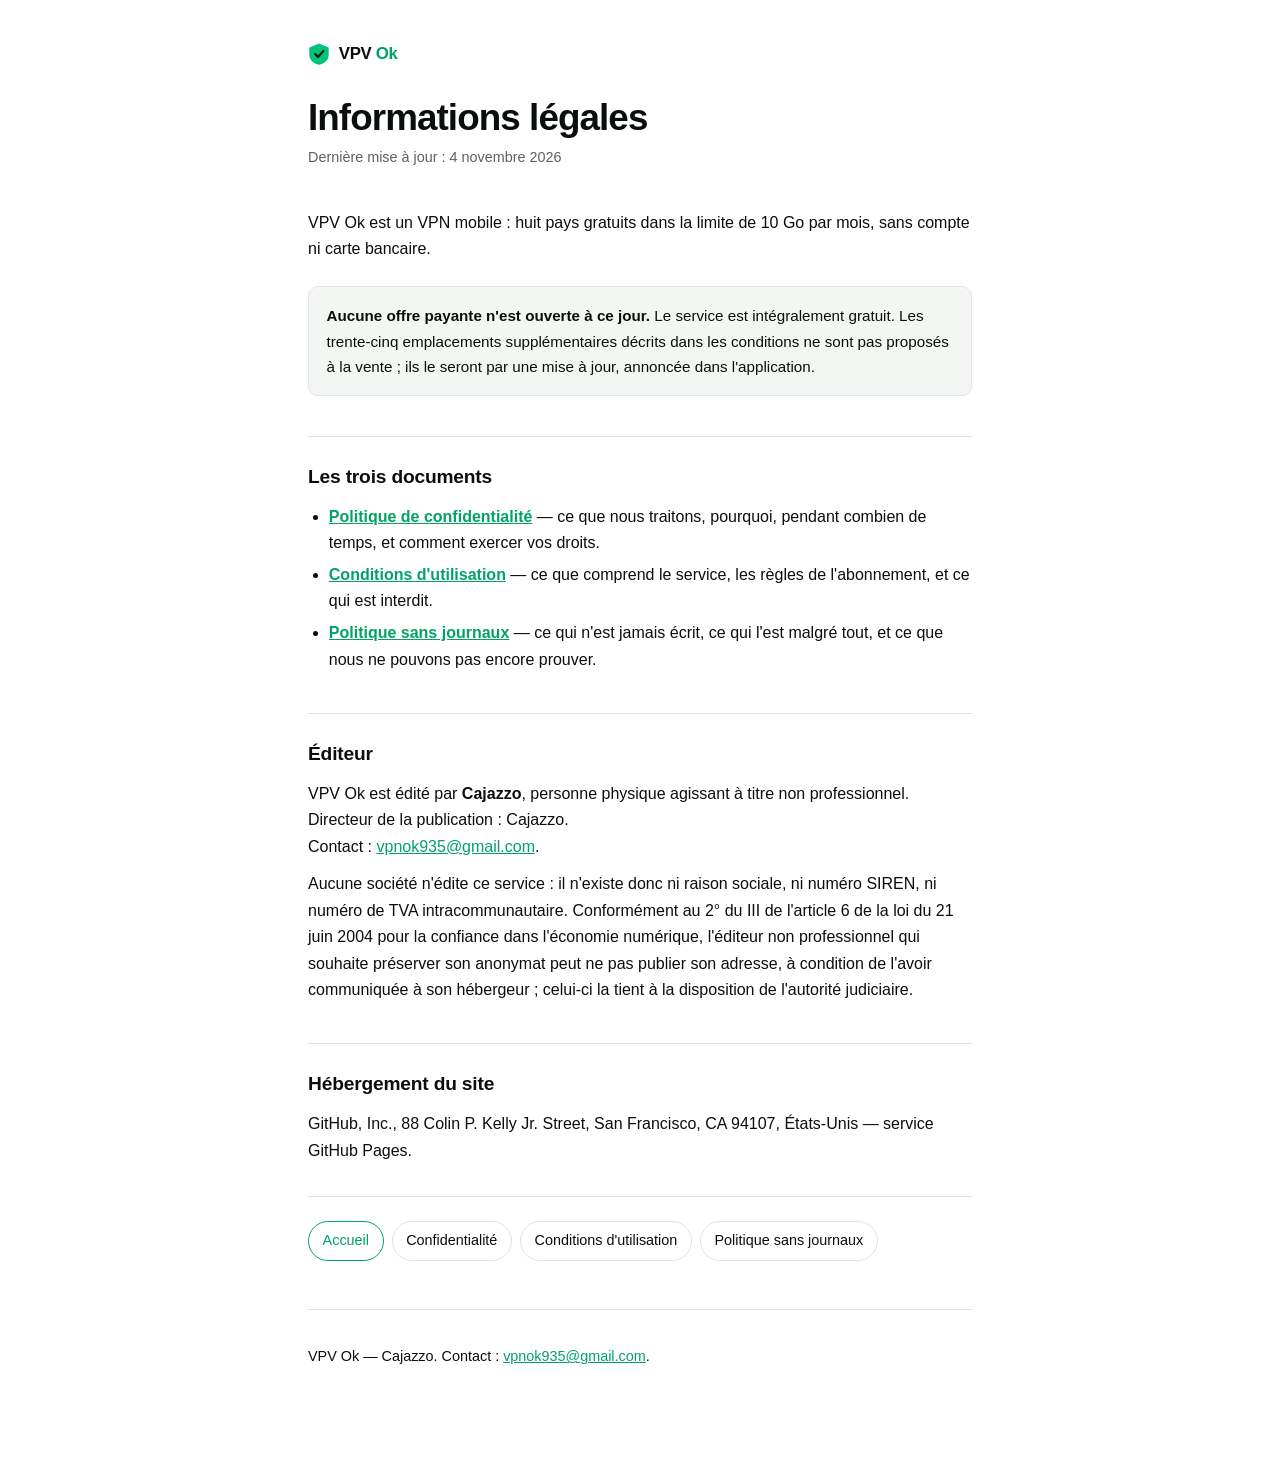
<file: index.html>
<!doctype html>
<html lang="fr">
<head>
<meta charset="utf-8">
<meta name="viewport" content="width=device-width, initial-scale=1">
<title>Informations légales — VPV Ok</title>
<link rel="stylesheet" href="style.css">
</head>
<body>
<div class="wrap">

<header>
<a class="brand" href="./index.html">
  <svg width="22" height="22" viewBox="0 0 32 32" aria-hidden="true">
    <path d="M16 .6 30.1 6.4v10.2c0 8.3-6.4 13.5-14.1 15.1C8.3 30.1 1.9 24.9 1.9 16.6V6.4z" fill="#00c47a"/>
    <path d="M9.9 15.7 14.4 20.2 22.4 11.5" fill="none" stroke="#042017" stroke-width="3.2" stroke-linecap="round" stroke-linejoin="round"/>
  </svg>
  <span>VPV <span class="ok">Ok</span></span>
</a>
<h1>Informations légales</h1>
<p class="updated">Dernière mise à jour : 4 novembre 2026</p>
</header>

<p>VPV Ok est un VPN mobile : huit pays gratuits dans la limite de 10 Go par
mois, sans compte ni carte bancaire.</p>

<div class="callout">
<p><strong>Aucune offre payante n'est ouverte à ce jour.</strong> Le service
est intégralement gratuit. Les trente-cinq emplacements supplémentaires
décrits dans les conditions ne sont pas proposés à la vente ; ils le seront
par une mise à jour, annoncée dans l'application.</p>
</div>

<h2>Les trois documents</h2>

<ul>
<li><a href="confidentialite.html"><strong>Politique de confidentialité</strong></a>
— ce que nous traitons, pourquoi, pendant combien de temps, et comment
exercer vos droits.</li>
<li><a href="conditions.html"><strong>Conditions d'utilisation</strong></a>
— ce que comprend le service, les règles de l'abonnement, et ce qui est
interdit.</li>
<li><a href="sans-journaux.html"><strong>Politique sans journaux</strong></a>
— ce qui n'est jamais écrit, ce qui l'est malgré tout, et ce que nous ne
pouvons pas encore prouver.</li>
</ul>

<h2>Éditeur</h2>

<p>VPV Ok est édité par <strong>Cajazzo</strong>, personne physique
agissant à titre non professionnel.<br>
Directeur de la publication : Cajazzo.<br>
Contact : <a href="mailto:vpnok935@gmail.com">vpnok935@gmail.com</a>.</p>

<p>Aucune société n'édite ce service : il n'existe donc ni raison sociale, ni
numéro SIREN, ni numéro de TVA intracommunautaire. Conformément au 2° du III
de l'article 6 de la loi du 21 juin 2004 pour la confiance dans l'économie
numérique, l'éditeur non professionnel qui souhaite préserver son anonymat
peut ne pas publier son adresse, à condition de l'avoir communiquée à son
hébergeur ; celui-ci la tient à la disposition de l'autorité judiciaire.</p>

<h2>Hébergement du site</h2>

<p>GitHub, Inc., 88 Colin P. Kelly Jr. Street, San Francisco, CA 94107,
États-Unis — service GitHub Pages.</p>

<nav class="pages">
  <a href="index.html" aria-current="page">Accueil</a>
  <a href="confidentialite.html">Confidentialité</a>
  <a href="conditions.html">Conditions d'utilisation</a>
  <a href="sans-journaux.html">Politique sans journaux</a>
</nav>

<footer>
<p>VPV Ok — Cajazzo. Contact :
<a href="mailto:vpnok935@gmail.com">vpnok935@gmail.com</a>.</p>
</footer>

</div>
</body>
</html>
</file>
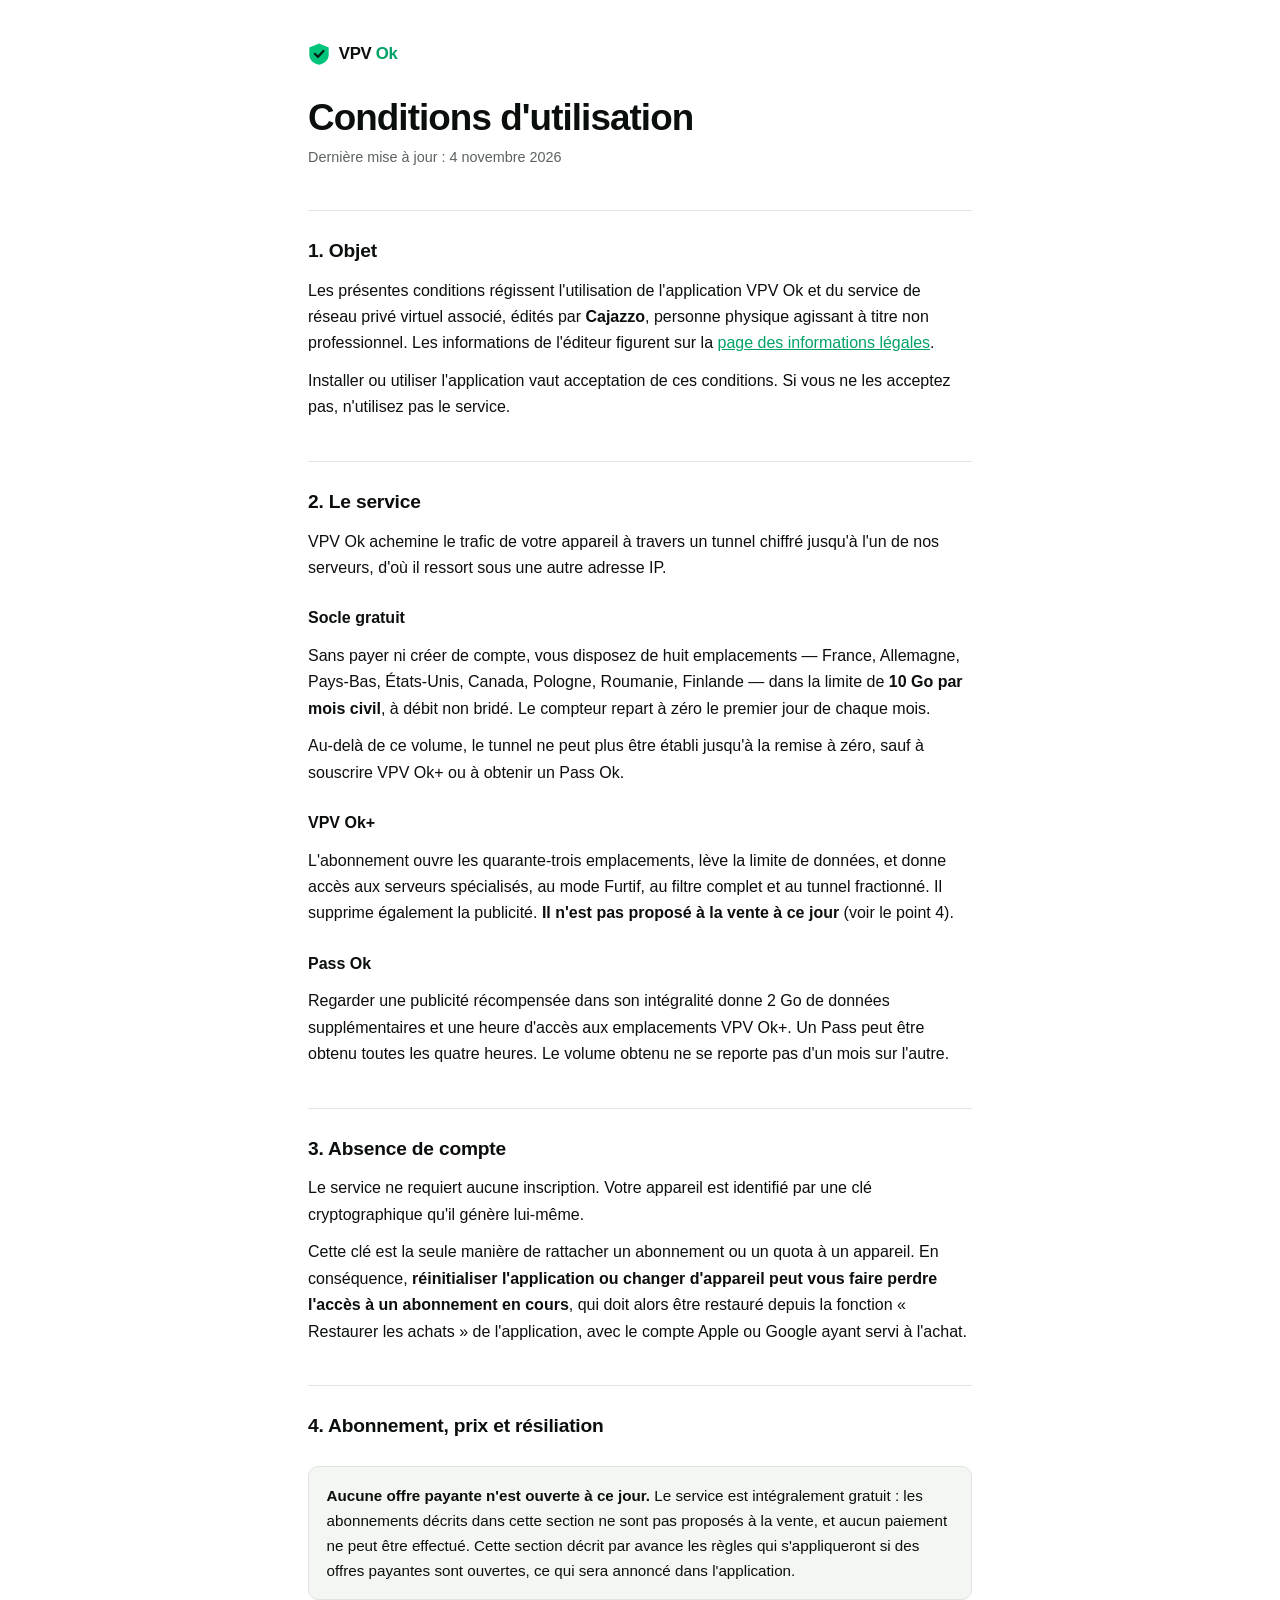
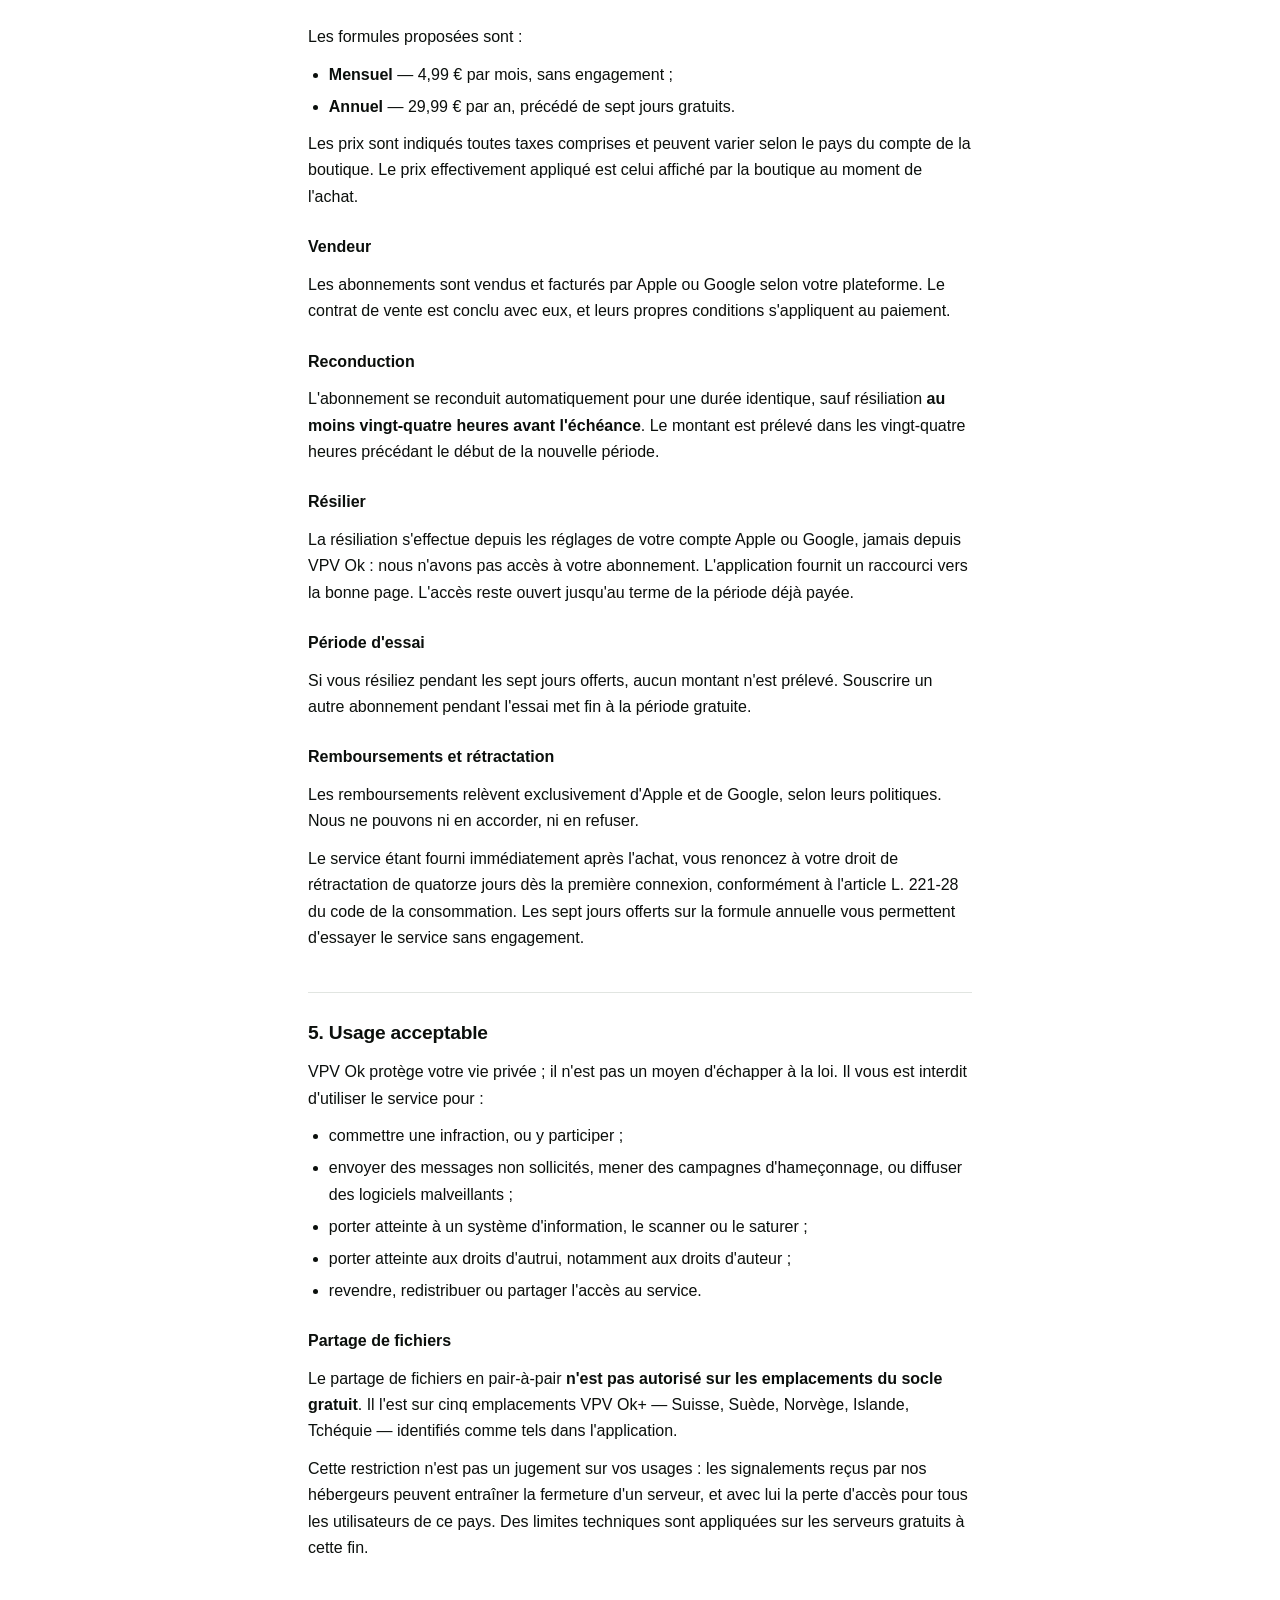
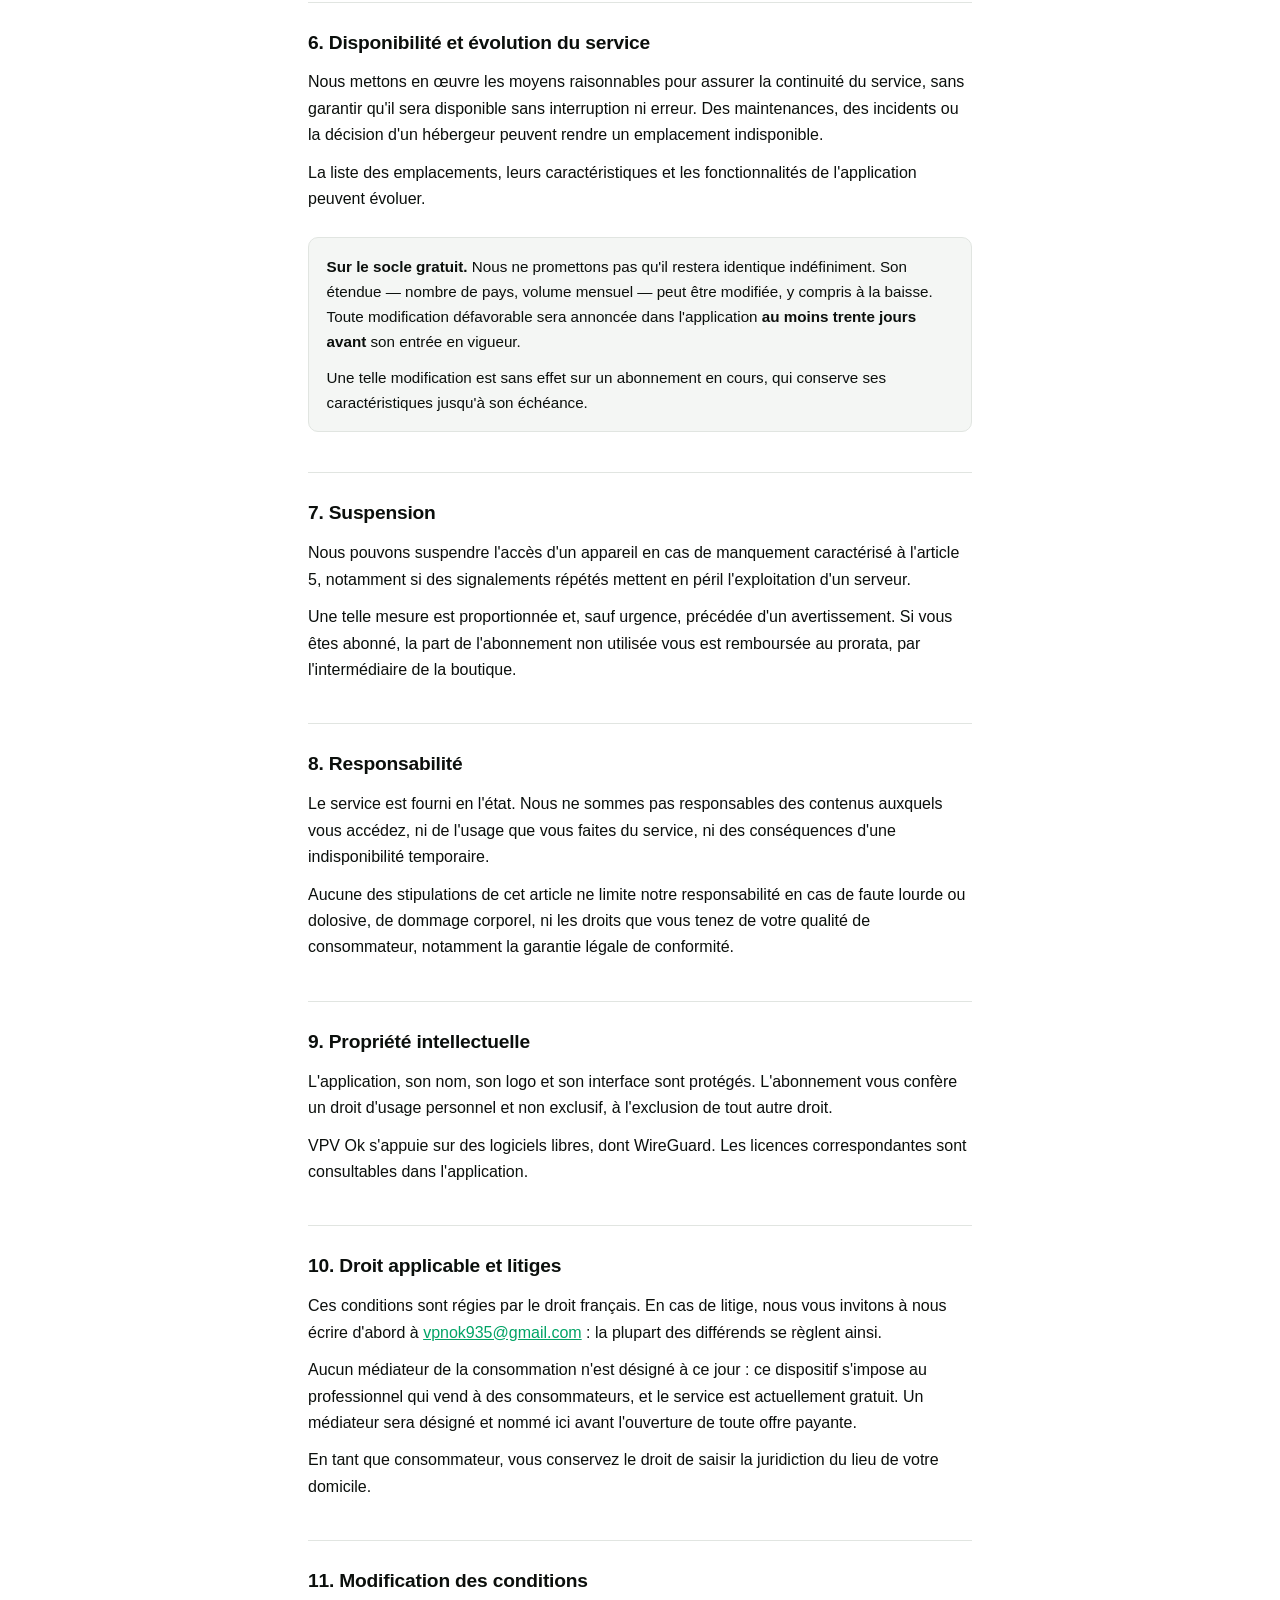
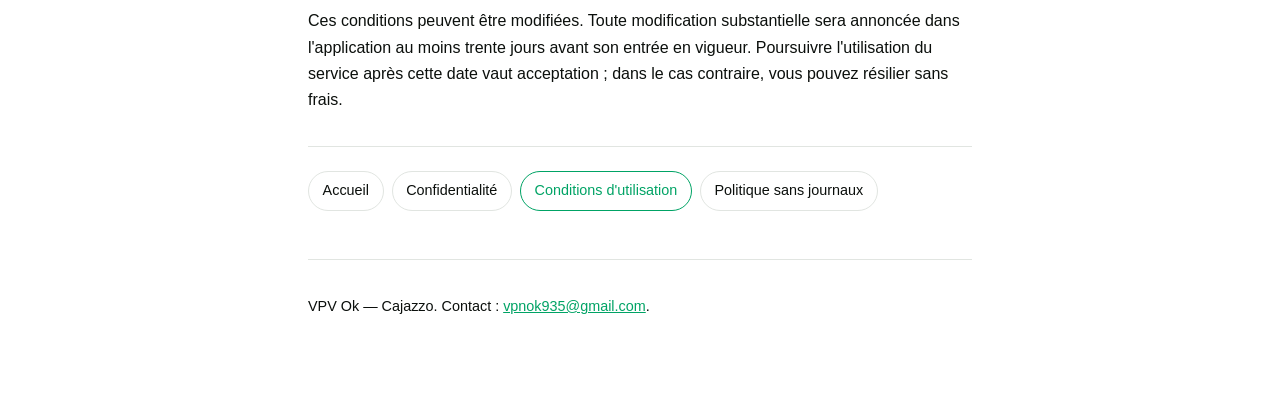
<file: conditions.html>
<!doctype html>
<html lang="fr">
<head>
<meta charset="utf-8">
<meta name="viewport" content="width=device-width, initial-scale=1">
<title>Conditions d'utilisation — VPV Ok</title>
<link rel="stylesheet" href="style.css">
</head>
<body>
<div class="wrap">

<header>
<a class="brand" href="./index.html">
  <svg width="22" height="22" viewBox="0 0 32 32" aria-hidden="true">
    <path d="M16 .6 30.1 6.4v10.2c0 8.3-6.4 13.5-14.1 15.1C8.3 30.1 1.9 24.9 1.9 16.6V6.4z" fill="#00c47a"/>
    <path d="M9.9 15.7 14.4 20.2 22.4 11.5" fill="none" stroke="#042017" stroke-width="3.2" stroke-linecap="round" stroke-linejoin="round"/>
  </svg>
  <span>VPV <span class="ok">Ok</span></span>
</a>
<h1>Conditions d'utilisation</h1>
<p class="updated">Dernière mise à jour : 4 novembre 2026</p>
</header>

<h2>1. Objet</h2>

<p>Les présentes conditions régissent l'utilisation de l'application VPV Ok
et du service de réseau privé virtuel associé, édités par
<strong>Cajazzo</strong>, personne physique agissant à titre non
professionnel. Les informations de l'éditeur figurent sur la
<a href="index.html">page des informations légales</a>.</p>

<p>Installer ou utiliser l'application vaut acceptation de ces conditions.
Si vous ne les acceptez pas, n'utilisez pas le service.</p>

<h2>2. Le service</h2>

<p>VPV Ok achemine le trafic de votre appareil à travers un tunnel chiffré
jusqu'à l'un de nos serveurs, d'où il ressort sous une autre adresse IP.</p>

<h3>Socle gratuit</h3>

<p>Sans payer ni créer de compte, vous disposez de huit emplacements —
France, Allemagne, Pays-Bas, États-Unis, Canada, Pologne, Roumanie,
Finlande — dans la limite de <strong>10 Go par mois civil</strong>, à débit
non bridé. Le compteur repart à zéro le premier jour de chaque mois.</p>

<p>Au-delà de ce volume, le tunnel ne peut plus être établi jusqu'à la
remise à zéro, sauf à souscrire VPV Ok+ ou à obtenir un Pass Ok.</p>

<h3>VPV Ok+</h3>

<p>L'abonnement ouvre les quarante-trois emplacements, lève la limite de
données, et donne accès aux serveurs spécialisés, au mode Furtif, au filtre
complet et au tunnel fractionné. Il supprime également la publicité.
<strong>Il n'est pas proposé à la vente à ce jour</strong> (voir le point 4).</p>

<h3>Pass Ok</h3>

<p>Regarder une publicité récompensée dans son intégralité donne 2 Go de
données supplémentaires et une heure d'accès aux emplacements VPV Ok+. Un
Pass peut être obtenu toutes les quatre heures. Le volume obtenu ne se
reporte pas d'un mois sur l'autre.</p>

<h2>3. Absence de compte</h2>

<p>Le service ne requiert aucune inscription. Votre appareil est identifié
par une clé cryptographique qu'il génère lui-même.</p>

<p>Cette clé est la seule manière de rattacher un abonnement ou un quota à
un appareil. En conséquence, <strong>réinitialiser l'application ou changer
d'appareil peut vous faire perdre l'accès à un abonnement en cours</strong>,
qui doit alors être restauré depuis la fonction « Restaurer les achats » de
l'application, avec le compte Apple ou Google ayant servi à l'achat.</p>

<h2>4. Abonnement, prix et résiliation</h2>

<div class="callout">
<p><strong>Aucune offre payante n'est ouverte à ce jour.</strong> Le service
est intégralement gratuit : les abonnements décrits dans cette section ne
sont pas proposés à la vente, et aucun paiement ne peut être effectué. Cette
section décrit par avance les règles qui s'appliqueront si des offres
payantes sont ouvertes, ce qui sera annoncé dans l'application.</p>
</div>

<p>Les formules proposées sont :</p>

<ul>
<li><strong>Mensuel</strong> — 4,99 € par mois, sans engagement ;</li>
<li><strong>Annuel</strong> — 29,99 € par an, précédé de sept jours
gratuits.</li>
</ul>

<p>Les prix sont indiqués toutes taxes comprises et peuvent varier selon le
pays du compte de la boutique. Le prix effectivement appliqué est celui
affiché par la boutique au moment de l'achat.</p>

<h3>Vendeur</h3>

<p>Les abonnements sont vendus et facturés par Apple ou Google selon votre
plateforme. Le contrat de vente est conclu avec eux, et leurs propres
conditions s'appliquent au paiement.</p>

<h3>Reconduction</h3>

<p>L'abonnement se reconduit automatiquement pour une durée identique, sauf
résiliation <strong>au moins vingt-quatre heures avant l'échéance</strong>.
Le montant est prélevé dans les vingt-quatre heures précédant le début de la
nouvelle période.</p>

<h3>Résilier</h3>

<p>La résiliation s'effectue depuis les réglages de votre compte Apple ou
Google, jamais depuis VPV Ok : nous n'avons pas accès à votre abonnement.
L'application fournit un raccourci vers la bonne page. L'accès reste ouvert
jusqu'au terme de la période déjà payée.</p>

<h3>Période d'essai</h3>

<p>Si vous résiliez pendant les sept jours offerts, aucun montant n'est
prélevé. Souscrire un autre abonnement pendant l'essai met fin à la période
gratuite.</p>

<h3>Remboursements et rétractation</h3>

<p>Les remboursements relèvent exclusivement d'Apple et de Google, selon
leurs politiques. Nous ne pouvons ni en accorder, ni en refuser.</p>

<p>Le service étant fourni immédiatement après l'achat, vous renoncez à
votre droit de rétractation de quatorze jours dès la première connexion,
conformément à l'article L. 221-28 du code de la consommation. Les sept
jours offerts sur la formule annuelle vous permettent d'essayer le service
sans engagement.</p>

<h2>5. Usage acceptable</h2>

<p>VPV Ok protège votre vie privée ; il n'est pas un moyen d'échapper à la
loi. Il vous est interdit d'utiliser le service pour :</p>

<ul>
<li>commettre une infraction, ou y participer ;</li>
<li>envoyer des messages non sollicités, mener des campagnes d'hameçonnage,
ou diffuser des logiciels malveillants ;</li>
<li>porter atteinte à un système d'information, le scanner ou le saturer ;</li>
<li>porter atteinte aux droits d'autrui, notamment aux droits d'auteur ;</li>
<li>revendre, redistribuer ou partager l'accès au service.</li>
</ul>

<h3>Partage de fichiers</h3>

<p>Le partage de fichiers en pair-à-pair <strong>n'est pas autorisé sur les
emplacements du socle gratuit</strong>. Il l'est sur cinq emplacements
VPV Ok+ — Suisse, Suède, Norvège, Islande, Tchéquie — identifiés comme tels
dans l'application.</p>

<p>Cette restriction n'est pas un jugement sur vos usages : les signalements
reçus par nos hébergeurs peuvent entraîner la fermeture d'un serveur, et
avec lui la perte d'accès pour tous les utilisateurs de ce pays. Des limites
techniques sont appliquées sur les serveurs gratuits à cette fin.</p>

<h2>6. Disponibilité et évolution du service</h2>

<p>Nous mettons en œuvre les moyens raisonnables pour assurer la continuité
du service, sans garantir qu'il sera disponible sans interruption ni erreur.
Des maintenances, des incidents ou la décision d'un hébergeur peuvent rendre
un emplacement indisponible.</p>

<p>La liste des emplacements, leurs caractéristiques et les fonctionnalités
de l'application peuvent évoluer.</p>

<div class="callout">
<p><strong>Sur le socle gratuit.</strong> Nous ne promettons pas qu'il
restera identique indéfiniment. Son étendue — nombre de pays, volume
mensuel — peut être modifiée, y compris à la baisse. Toute modification
défavorable sera annoncée dans l'application <strong>au moins trente jours
avant</strong> son entrée en vigueur.</p>
<p>Une telle modification est sans effet sur un abonnement en cours, qui
conserve ses caractéristiques jusqu'à son échéance.</p>
</div>

<h2>7. Suspension</h2>

<p>Nous pouvons suspendre l'accès d'un appareil en cas de manquement
caractérisé à l'article 5, notamment si des signalements répétés mettent en
péril l'exploitation d'un serveur.</p>

<p>Une telle mesure est proportionnée et, sauf urgence, précédée d'un
avertissement. Si vous êtes abonné, la part de l'abonnement non utilisée
vous est remboursée au prorata, par l'intermédiaire de la boutique.</p>

<h2>8. Responsabilité</h2>

<p>Le service est fourni en l'état. Nous ne sommes pas responsables des
contenus auxquels vous accédez, ni de l'usage que vous faites du service,
ni des conséquences d'une indisponibilité temporaire.</p>

<p>Aucune des stipulations de cet article ne limite notre responsabilité en
cas de faute lourde ou dolosive, de dommage corporel, ni les droits que vous
tenez de votre qualité de consommateur, notamment la garantie légale de
conformité.</p>

<h2>9. Propriété intellectuelle</h2>

<p>L'application, son nom, son logo et son interface sont protégés.
L'abonnement vous confère un droit d'usage personnel et non exclusif, à
l'exclusion de tout autre droit.</p>

<p>VPV Ok s'appuie sur des logiciels libres, dont WireGuard. Les licences
correspondantes sont consultables dans l'application.</p>

<h2>10. Droit applicable et litiges</h2>

<p>Ces conditions sont régies par le droit français. En cas de litige, nous
vous invitons à nous écrire d'abord à
<a href="mailto:vpnok935@gmail.com">vpnok935@gmail.com</a> : la plupart des
différends se règlent ainsi.</p>

<p>Aucun médiateur de la consommation n'est désigné à ce jour : ce
dispositif s'impose au professionnel qui vend à des consommateurs, et le
service est actuellement gratuit. Un médiateur sera désigné et nommé ici
avant l'ouverture de toute offre payante.</p>

<p>En tant que consommateur, vous conservez le droit de saisir la
juridiction du lieu de votre domicile.</p>

<h2>11. Modification des conditions</h2>

<p>Ces conditions peuvent être modifiées. Toute modification substantielle
sera annoncée dans l'application au moins trente jours avant son entrée en
vigueur. Poursuivre l'utilisation du service après cette date vaut
acceptation ; dans le cas contraire, vous pouvez résilier sans frais.</p>

<nav class="pages">
  <a href="index.html">Accueil</a>
  <a href="confidentialite.html">Confidentialité</a>
  <a href="conditions.html" aria-current="page">Conditions d'utilisation</a>
  <a href="sans-journaux.html">Politique sans journaux</a>
</nav>

<footer>
<p>VPV Ok — Cajazzo. Contact :
<a href="mailto:vpnok935@gmail.com">vpnok935@gmail.com</a>.</p>
</footer>

</div>
</body>
</html>
</file>
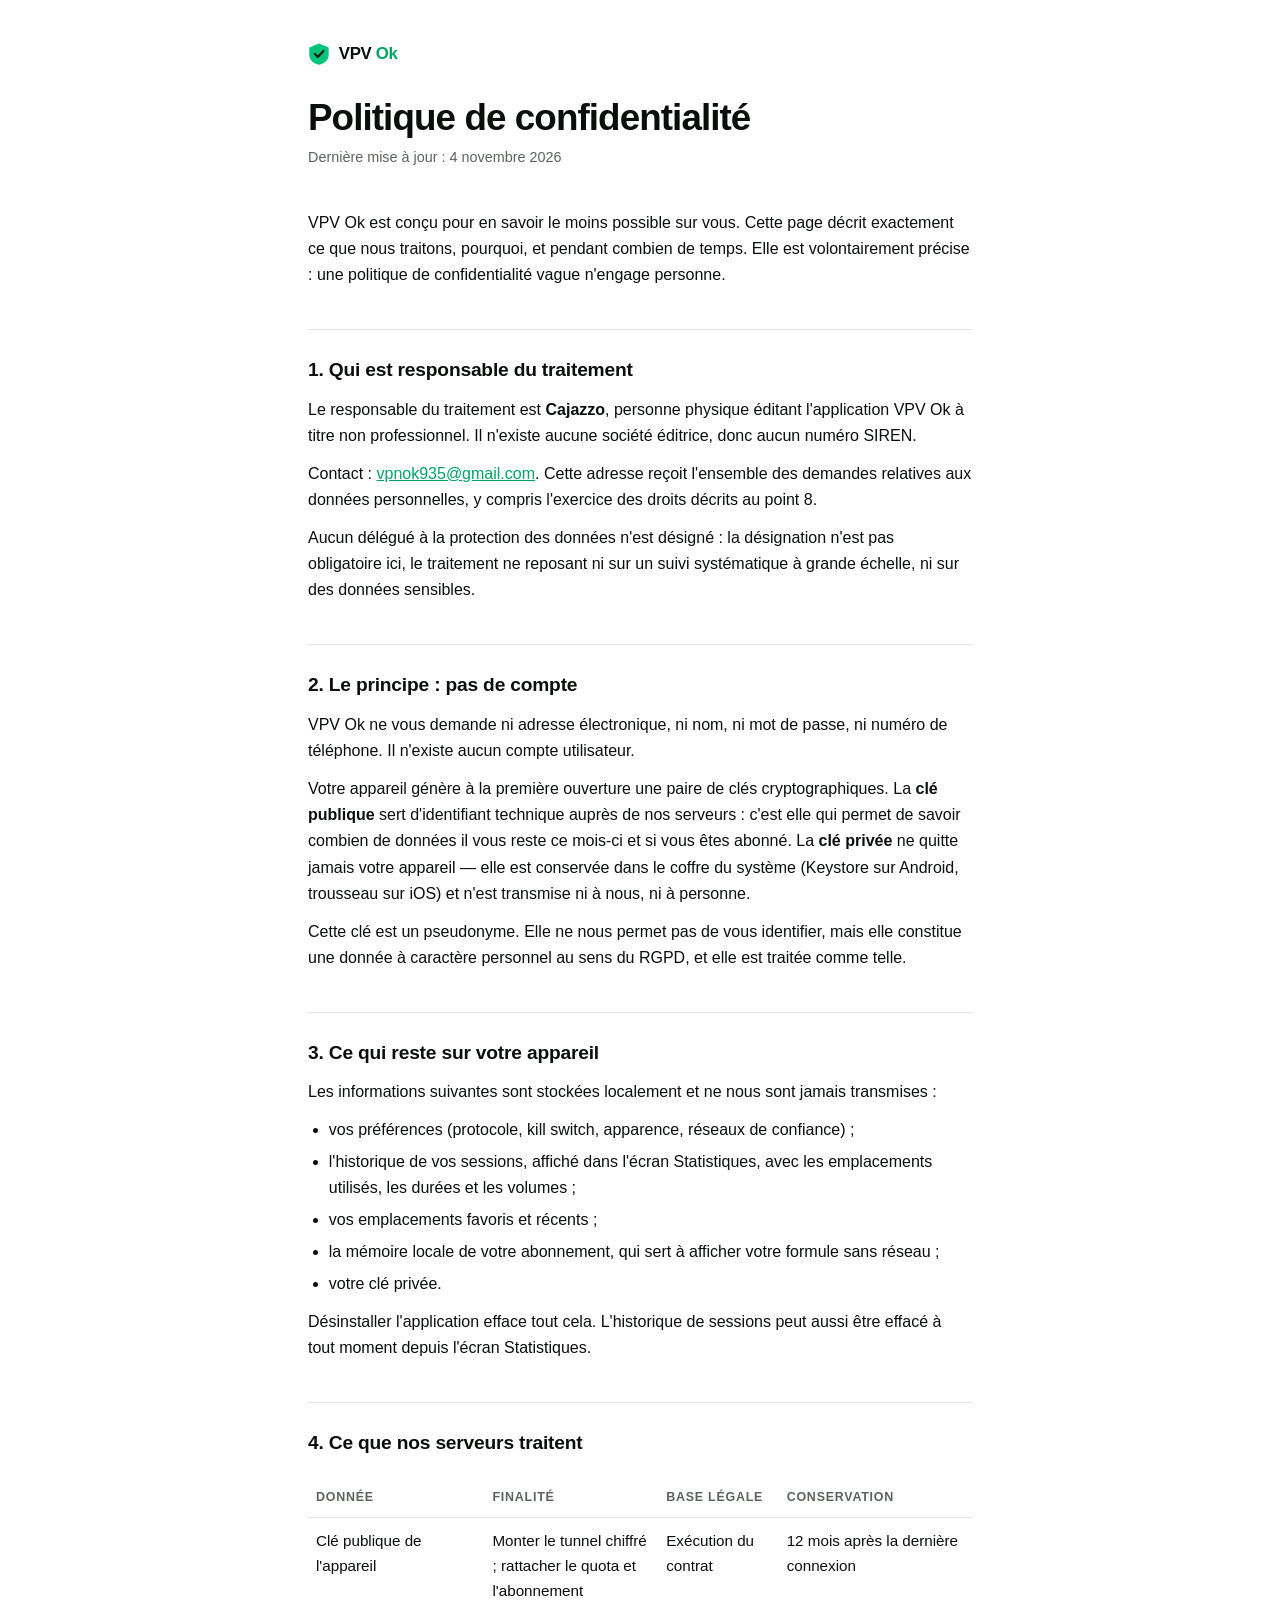
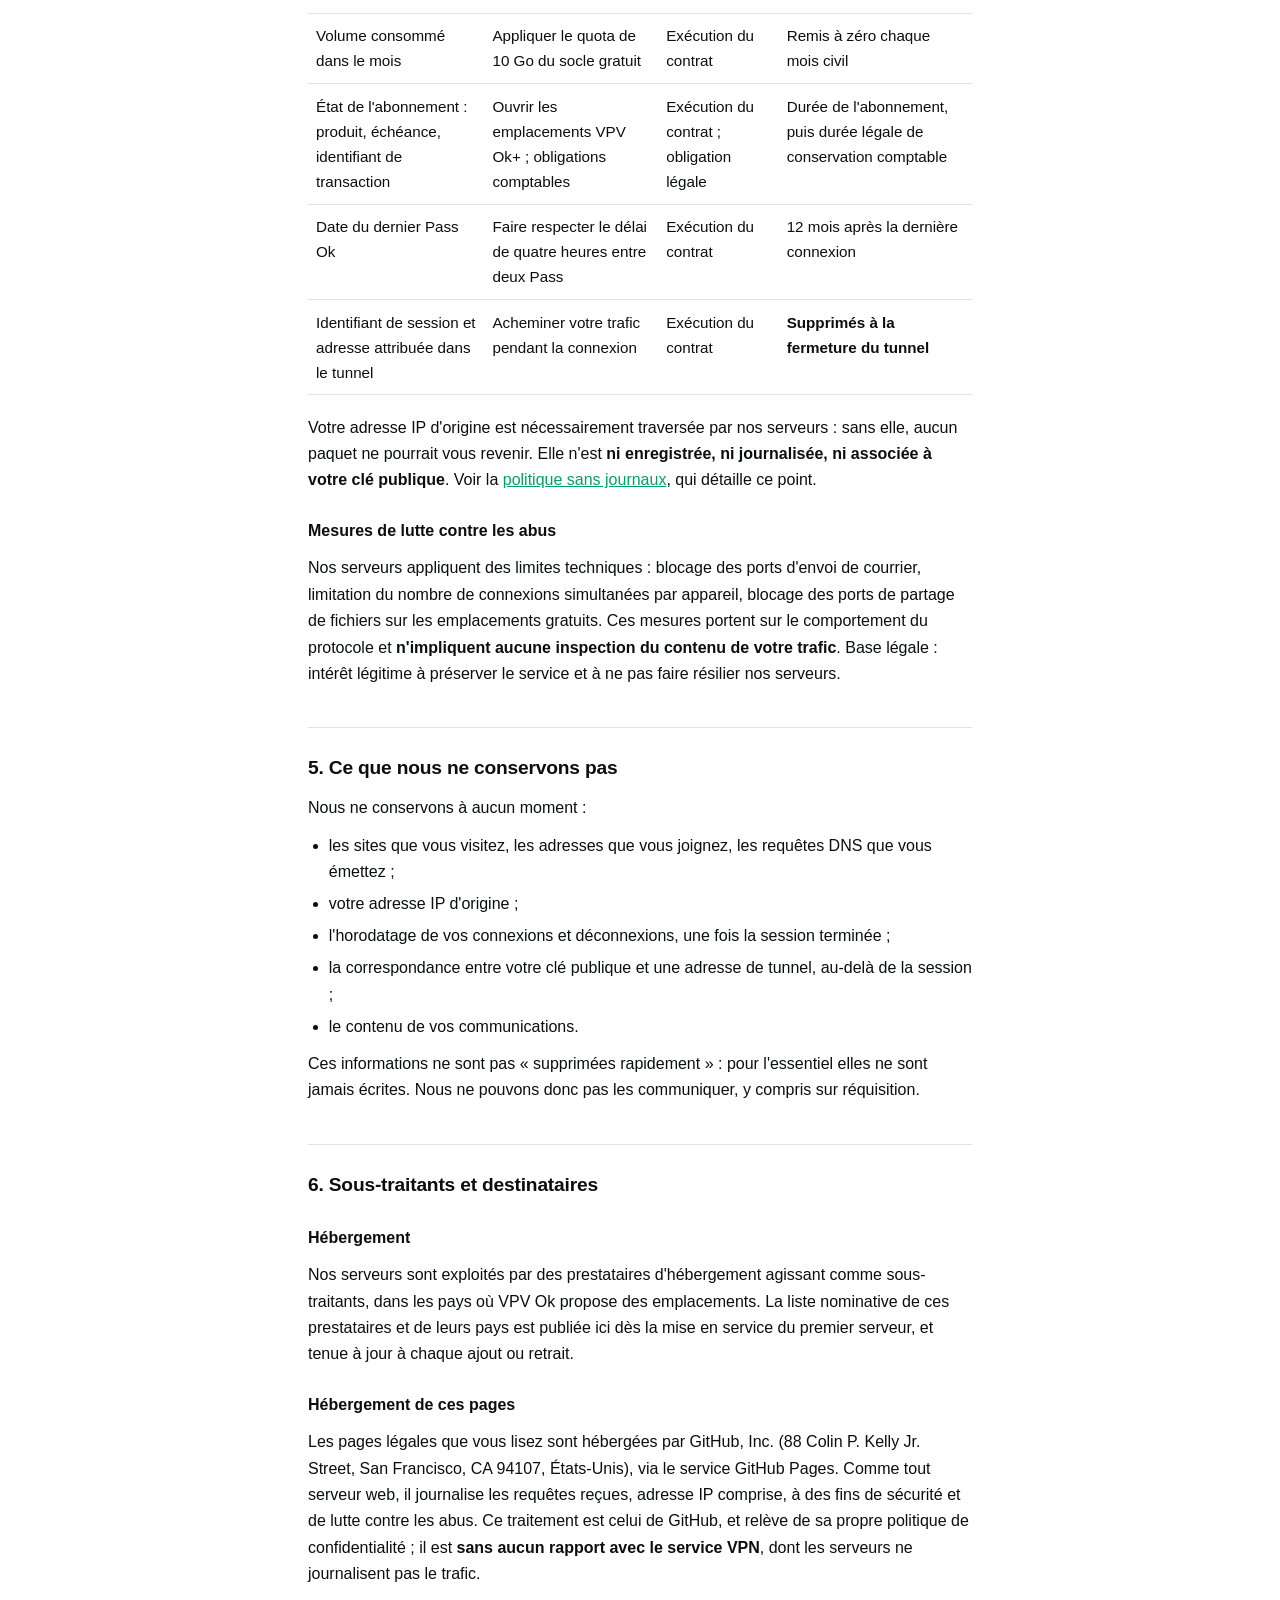
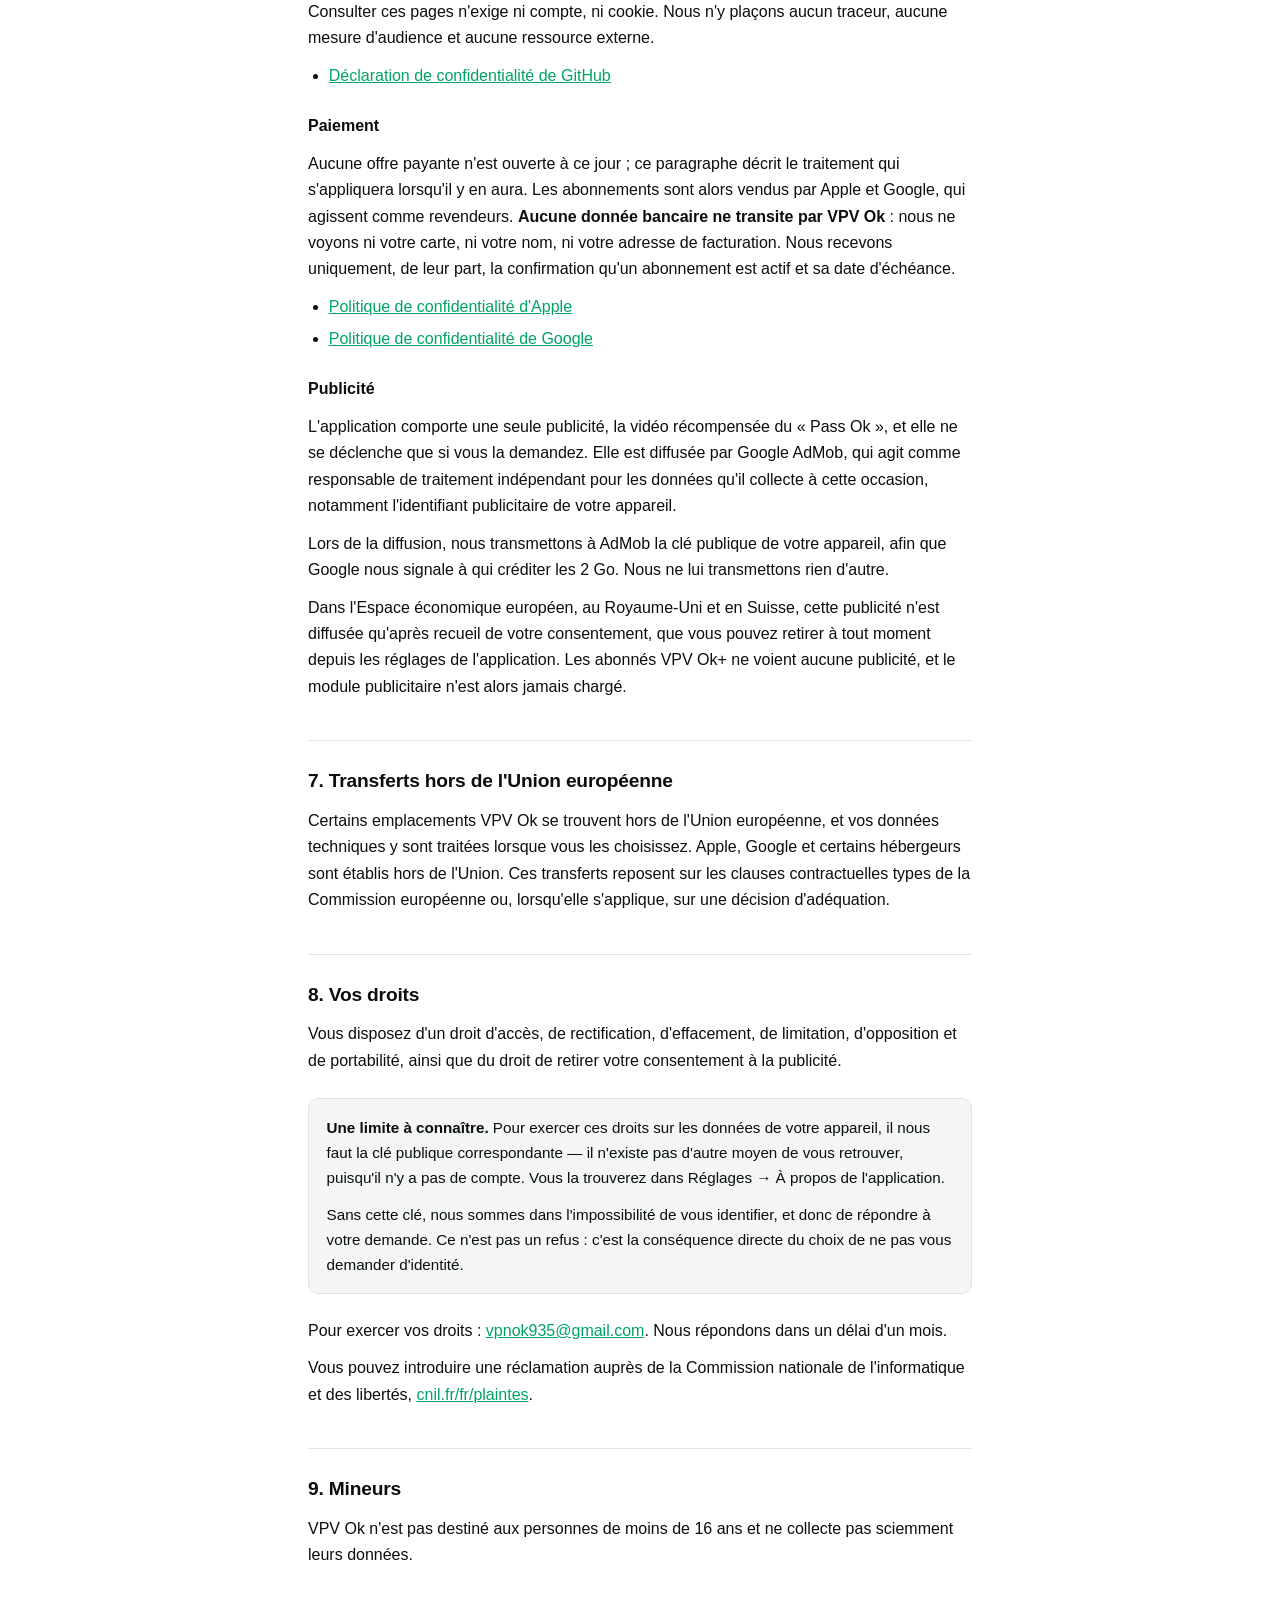
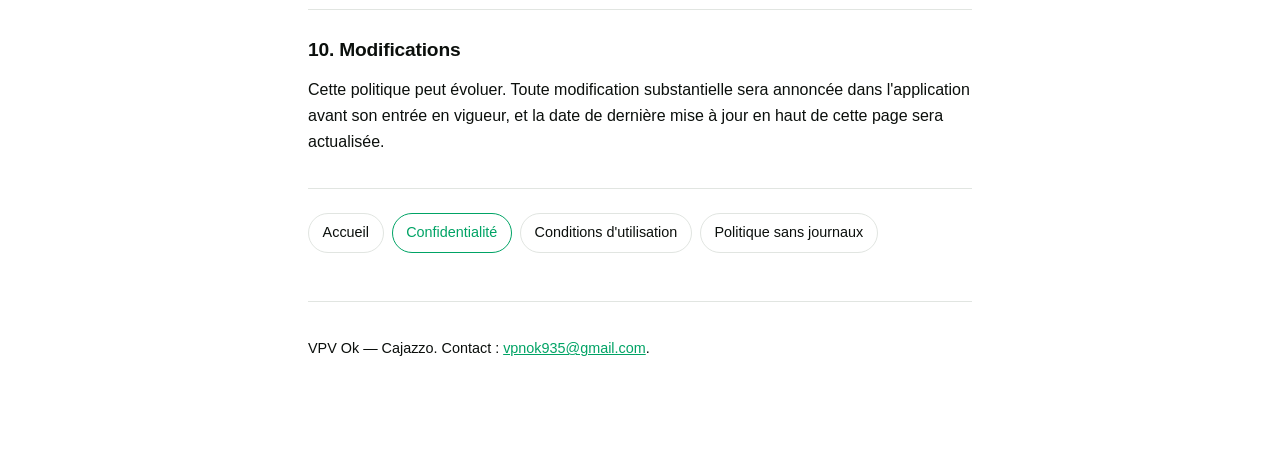
<file: confidentialite.html>
<!doctype html>
<html lang="fr">
<head>
<meta charset="utf-8">
<meta name="viewport" content="width=device-width, initial-scale=1">
<title>Politique de confidentialité — VPV Ok</title>
<link rel="stylesheet" href="style.css">
</head>
<body>
<div class="wrap">

<header>
<a class="brand" href="./index.html">
  <svg width="22" height="22" viewBox="0 0 32 32" aria-hidden="true">
    <path d="M16 .6 30.1 6.4v10.2c0 8.3-6.4 13.5-14.1 15.1C8.3 30.1 1.9 24.9 1.9 16.6V6.4z" fill="#00c47a"/>
    <path d="M9.9 15.7 14.4 20.2 22.4 11.5" fill="none" stroke="#042017" stroke-width="3.2" stroke-linecap="round" stroke-linejoin="round"/>
  </svg>
  <span>VPV <span class="ok">Ok</span></span>
</a>
<h1>Politique de confidentialité</h1>
<p class="updated">Dernière mise à jour : 4 novembre 2026</p>
</header>

<p>VPV Ok est conçu pour en savoir le moins possible sur vous. Cette page
décrit exactement ce que nous traitons, pourquoi, et pendant combien de
temps. Elle est volontairement précise : une politique de confidentialité
vague n'engage personne.</p>

<h2>1. Qui est responsable du traitement</h2>

<p>Le responsable du traitement est <strong>Cajazzo</strong>,
personne physique éditant l'application VPV Ok à titre non professionnel. Il
n'existe aucune société éditrice, donc aucun numéro SIREN.</p>

<p>Contact : <a href="mailto:vpnok935@gmail.com">vpnok935@gmail.com</a>. Cette
adresse reçoit l'ensemble des demandes relatives aux données personnelles, y
compris l'exercice des droits décrits au point 8.</p>

<p>Aucun délégué à la protection des données n'est désigné : la désignation
n'est pas obligatoire ici, le traitement ne reposant ni sur un suivi
systématique à grande échelle, ni sur des données sensibles.</p>

<h2>2. Le principe : pas de compte</h2>

<p>VPV Ok ne vous demande ni adresse électronique, ni nom, ni mot de passe,
ni numéro de téléphone. Il n'existe aucun compte utilisateur.</p>

<p>Votre appareil génère à la première ouverture une paire de clés
cryptographiques. La <strong>clé publique</strong> sert d'identifiant
technique auprès de nos serveurs : c'est elle qui permet de savoir combien
de données il vous reste ce mois-ci et si vous êtes abonné. La
<strong>clé privée</strong> ne quitte jamais votre appareil — elle est
conservée dans le coffre du système (Keystore sur Android, trousseau sur
iOS) et n'est transmise ni à nous, ni à personne.</p>

<p>Cette clé est un pseudonyme. Elle ne nous permet pas de vous identifier,
mais elle constitue une donnée à caractère personnel au sens du RGPD, et
elle est traitée comme telle.</p>

<h2>3. Ce qui reste sur votre appareil</h2>

<p>Les informations suivantes sont stockées localement et ne nous sont
jamais transmises :</p>

<ul>
<li>vos préférences (protocole, kill switch, apparence, réseaux de
confiance) ;</li>
<li>l'historique de vos sessions, affiché dans l'écran Statistiques, avec
les emplacements utilisés, les durées et les volumes ;</li>
<li>vos emplacements favoris et récents ;</li>
<li>la mémoire locale de votre abonnement, qui sert à afficher votre
formule sans réseau ;</li>
<li>votre clé privée.</li>
</ul>

<p>Désinstaller l'application efface tout cela. L'historique de sessions peut
aussi être effacé à tout moment depuis l'écran Statistiques.</p>

<h2>4. Ce que nos serveurs traitent</h2>

<table>
<thead>
<tr><th>Donnée</th><th>Finalité</th><th>Base légale</th><th>Conservation</th></tr>
</thead>
<tbody>
<tr>
<td>Clé publique de l'appareil</td>
<td>Monter le tunnel chiffré ; rattacher le quota et l'abonnement</td>
<td>Exécution du contrat</td>
<td>12 mois après la dernière connexion</td>
</tr>
<tr>
<td>Volume consommé dans le mois</td>
<td>Appliquer le quota de 10 Go du socle gratuit</td>
<td>Exécution du contrat</td>
<td>Remis à zéro chaque mois civil</td>
</tr>
<tr>
<td>État de l'abonnement : produit, échéance, identifiant de transaction</td>
<td>Ouvrir les emplacements VPV Ok+ ; obligations comptables</td>
<td>Exécution du contrat ; obligation légale</td>
<td>Durée de l'abonnement, puis durée légale de conservation comptable</td>
</tr>
<tr>
<td>Date du dernier Pass Ok</td>
<td>Faire respecter le délai de quatre heures entre deux Pass</td>
<td>Exécution du contrat</td>
<td>12 mois après la dernière connexion</td>
</tr>
<tr>
<td>Identifiant de session et adresse attribuée dans le tunnel</td>
<td>Acheminer votre trafic pendant la connexion</td>
<td>Exécution du contrat</td>
<td><strong>Supprimés à la fermeture du tunnel</strong></td>
</tr>
</tbody>
</table>

<p>Votre adresse IP d'origine est nécessairement traversée par nos serveurs :
sans elle, aucun paquet ne pourrait vous revenir. Elle n'est
<strong>ni enregistrée, ni journalisée, ni associée à votre clé
publique</strong>. Voir la <a href="sans-journaux.html">politique sans
journaux</a>, qui détaille ce point.</p>

<h3>Mesures de lutte contre les abus</h3>

<p>Nos serveurs appliquent des limites techniques : blocage des ports
d'envoi de courrier, limitation du nombre de connexions simultanées par
appareil, blocage des ports de partage de fichiers sur les emplacements
gratuits. Ces mesures portent sur le comportement du protocole et
<strong>n'impliquent aucune inspection du contenu de votre trafic</strong>.
Base légale : intérêt légitime à préserver le service et à ne pas faire
résilier nos serveurs.</p>

<h2>5. Ce que nous ne conservons pas</h2>

<p>Nous ne conservons à aucun moment :</p>

<ul>
<li>les sites que vous visitez, les adresses que vous joignez, les requêtes
DNS que vous émettez ;</li>
<li>votre adresse IP d'origine ;</li>
<li>l'horodatage de vos connexions et déconnexions, une fois la session
terminée ;</li>
<li>la correspondance entre votre clé publique et une adresse de tunnel,
au-delà de la session ;</li>
<li>le contenu de vos communications.</li>
</ul>

<p>Ces informations ne sont pas « supprimées rapidement » : pour l'essentiel
elles ne sont jamais écrites. Nous ne pouvons donc pas les communiquer, y
compris sur réquisition.</p>

<h2>6. Sous-traitants et destinataires</h2>

<h3>Hébergement</h3>

<p>Nos serveurs sont exploités par des prestataires d'hébergement agissant
comme sous-traitants, dans les pays où VPV Ok propose des emplacements. La
liste nominative de ces prestataires et de leurs pays est publiée ici dès la
mise en service du premier serveur, et tenue à jour à chaque ajout ou
retrait.</p>

<h3>Hébergement de ces pages</h3>

<p>Les pages légales que vous lisez sont hébergées par GitHub, Inc.
(88 Colin P. Kelly Jr. Street, San Francisco, CA 94107, États-Unis), via le
service GitHub Pages. Comme tout serveur web, il journalise les requêtes
reçues, adresse IP comprise, à des fins de sécurité et de lutte contre les
abus. Ce traitement est celui de GitHub, et relève de sa propre politique de
confidentialité ; il est <strong>sans aucun rapport avec le service VPN</strong>, dont
les serveurs ne journalisent pas le trafic.</p>

<p>Consulter ces pages n'exige ni compte, ni cookie. Nous n'y plaçons aucun
traceur, aucune mesure d'audience et aucune ressource externe.</p>

<ul>
<li><a href="https://docs.github.com/fr/site-policy/privacy-policies/github-general-privacy-statement" rel="noopener">Déclaration de confidentialité de GitHub</a></li>
</ul>

<h3>Paiement</h3>

<p>Aucune offre payante n'est ouverte à ce jour ; ce paragraphe décrit le
traitement qui s'appliquera lorsqu'il y en aura. Les abonnements sont alors
vendus par Apple et Google, qui agissent comme revendeurs.
<strong>Aucune donnée bancaire ne transite par VPV Ok</strong> :
nous ne voyons ni votre carte, ni votre nom, ni votre adresse de
facturation. Nous recevons uniquement, de leur part, la confirmation qu'un
abonnement est actif et sa date d'échéance.</p>

<ul>
<li><a href="https://www.apple.com/legal/privacy/fr-ww/" rel="noopener">Politique de confidentialité d'Apple</a></li>
<li><a href="https://policies.google.com/privacy?hl=fr" rel="noopener">Politique de confidentialité de Google</a></li>
</ul>

<h3>Publicité</h3>

<p>L'application comporte une seule publicité, la vidéo récompensée du
« Pass Ok », et elle ne se déclenche que si vous la demandez. Elle est
diffusée par Google AdMob, qui agit comme responsable de traitement
indépendant pour les données qu'il collecte à cette occasion, notamment
l'identifiant publicitaire de votre appareil.</p>

<p>Lors de la diffusion, nous transmettons à AdMob la clé publique de votre
appareil, afin que Google nous signale à qui créditer les 2 Go. Nous ne lui
transmettons rien d'autre.</p>

<p>Dans l'Espace économique européen, au Royaume-Uni et en Suisse, cette
publicité n'est diffusée qu'après recueil de votre consentement, que vous
pouvez retirer à tout moment depuis les réglages de l'application.
Les abonnés VPV Ok+ ne voient aucune publicité, et le module publicitaire
n'est alors jamais chargé.</p>

<h2>7. Transferts hors de l'Union européenne</h2>

<p>Certains emplacements VPV Ok se trouvent hors de l'Union européenne, et
vos données techniques y sont traitées lorsque vous les choisissez. Apple,
Google et certains hébergeurs sont établis hors de l'Union. Ces transferts
reposent sur les clauses contractuelles types de la Commission européenne ou,
lorsqu'elle s'applique, sur une décision d'adéquation.</p>

<h2>8. Vos droits</h2>

<p>Vous disposez d'un droit d'accès, de rectification, d'effacement, de
limitation, d'opposition et de portabilité, ainsi que du droit de retirer
votre consentement à la publicité.</p>

<div class="callout">
<p><strong>Une limite à connaître.</strong> Pour exercer ces droits sur les
données de votre appareil, il nous faut la clé publique correspondante — il
n'existe pas d'autre moyen de vous retrouver, puisqu'il n'y a pas de compte.
Vous la trouverez dans Réglages → À propos de l'application.</p>
<p>Sans cette clé, nous sommes dans l'impossibilité de vous identifier, et
donc de répondre à votre demande. Ce n'est pas un refus : c'est la
conséquence directe du choix de ne pas vous demander d'identité.</p>
</div>

<p>Pour exercer vos droits : <a href="mailto:vpnok935@gmail.com">vpnok935@gmail.com</a>.
Nous répondons dans un délai d'un mois.</p>

<p>Vous pouvez introduire une réclamation auprès de la Commission nationale
de l'informatique et des libertés,
<a href="https://www.cnil.fr/fr/plaintes" rel="noopener">cnil.fr/fr/plaintes</a>.</p>

<h2>9. Mineurs</h2>

<p>VPV Ok n'est pas destiné aux personnes de moins de 16 ans et ne collecte
pas sciemment leurs données.</p>

<h2>10. Modifications</h2>

<p>Cette politique peut évoluer. Toute modification substantielle sera
annoncée dans l'application avant son entrée en vigueur, et la date de
dernière mise à jour en haut de cette page sera actualisée.</p>

<nav class="pages">
  <a href="index.html">Accueil</a>
  <a href="confidentialite.html" aria-current="page">Confidentialité</a>
  <a href="conditions.html">Conditions d'utilisation</a>
  <a href="sans-journaux.html">Politique sans journaux</a>
</nav>

<footer>
<p>VPV Ok — Cajazzo. Contact :
<a href="mailto:vpnok935@gmail.com">vpnok935@gmail.com</a>.</p>
</footer>

</div>
</body>
</html>
</file>
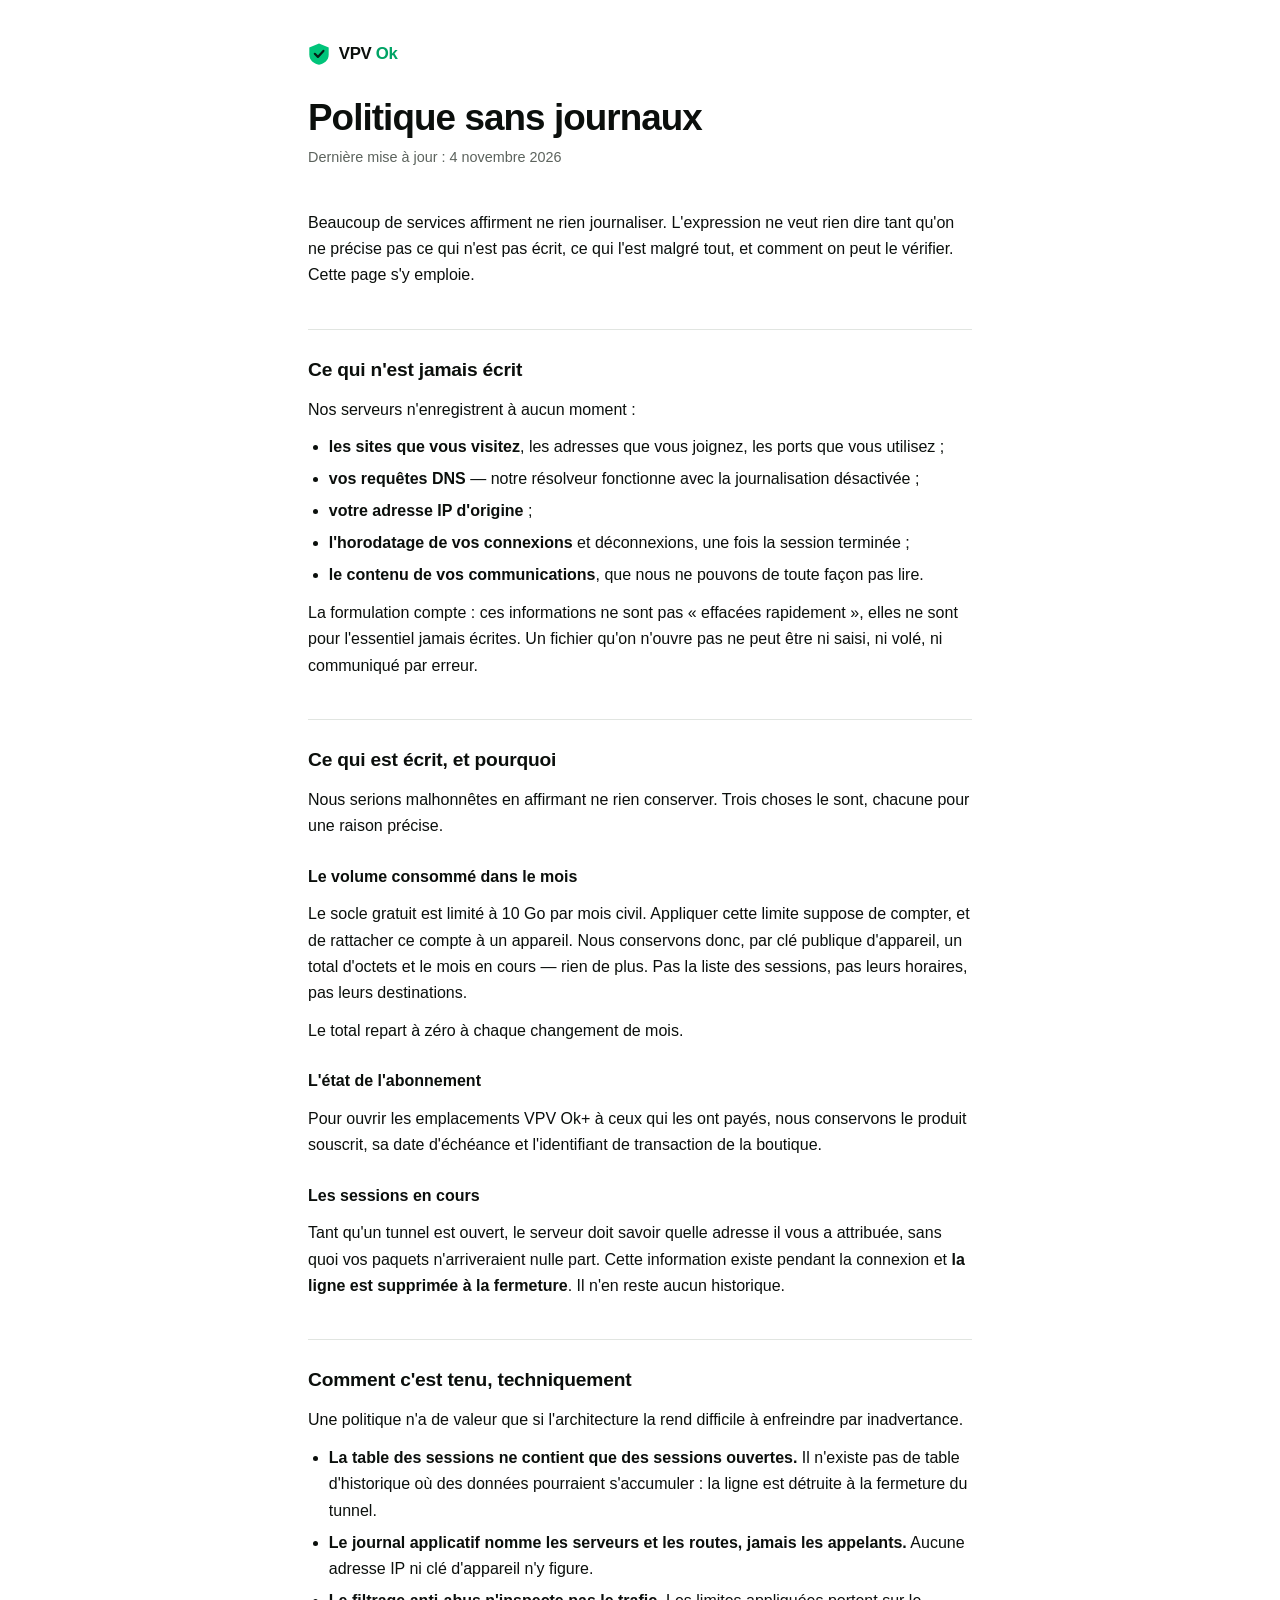
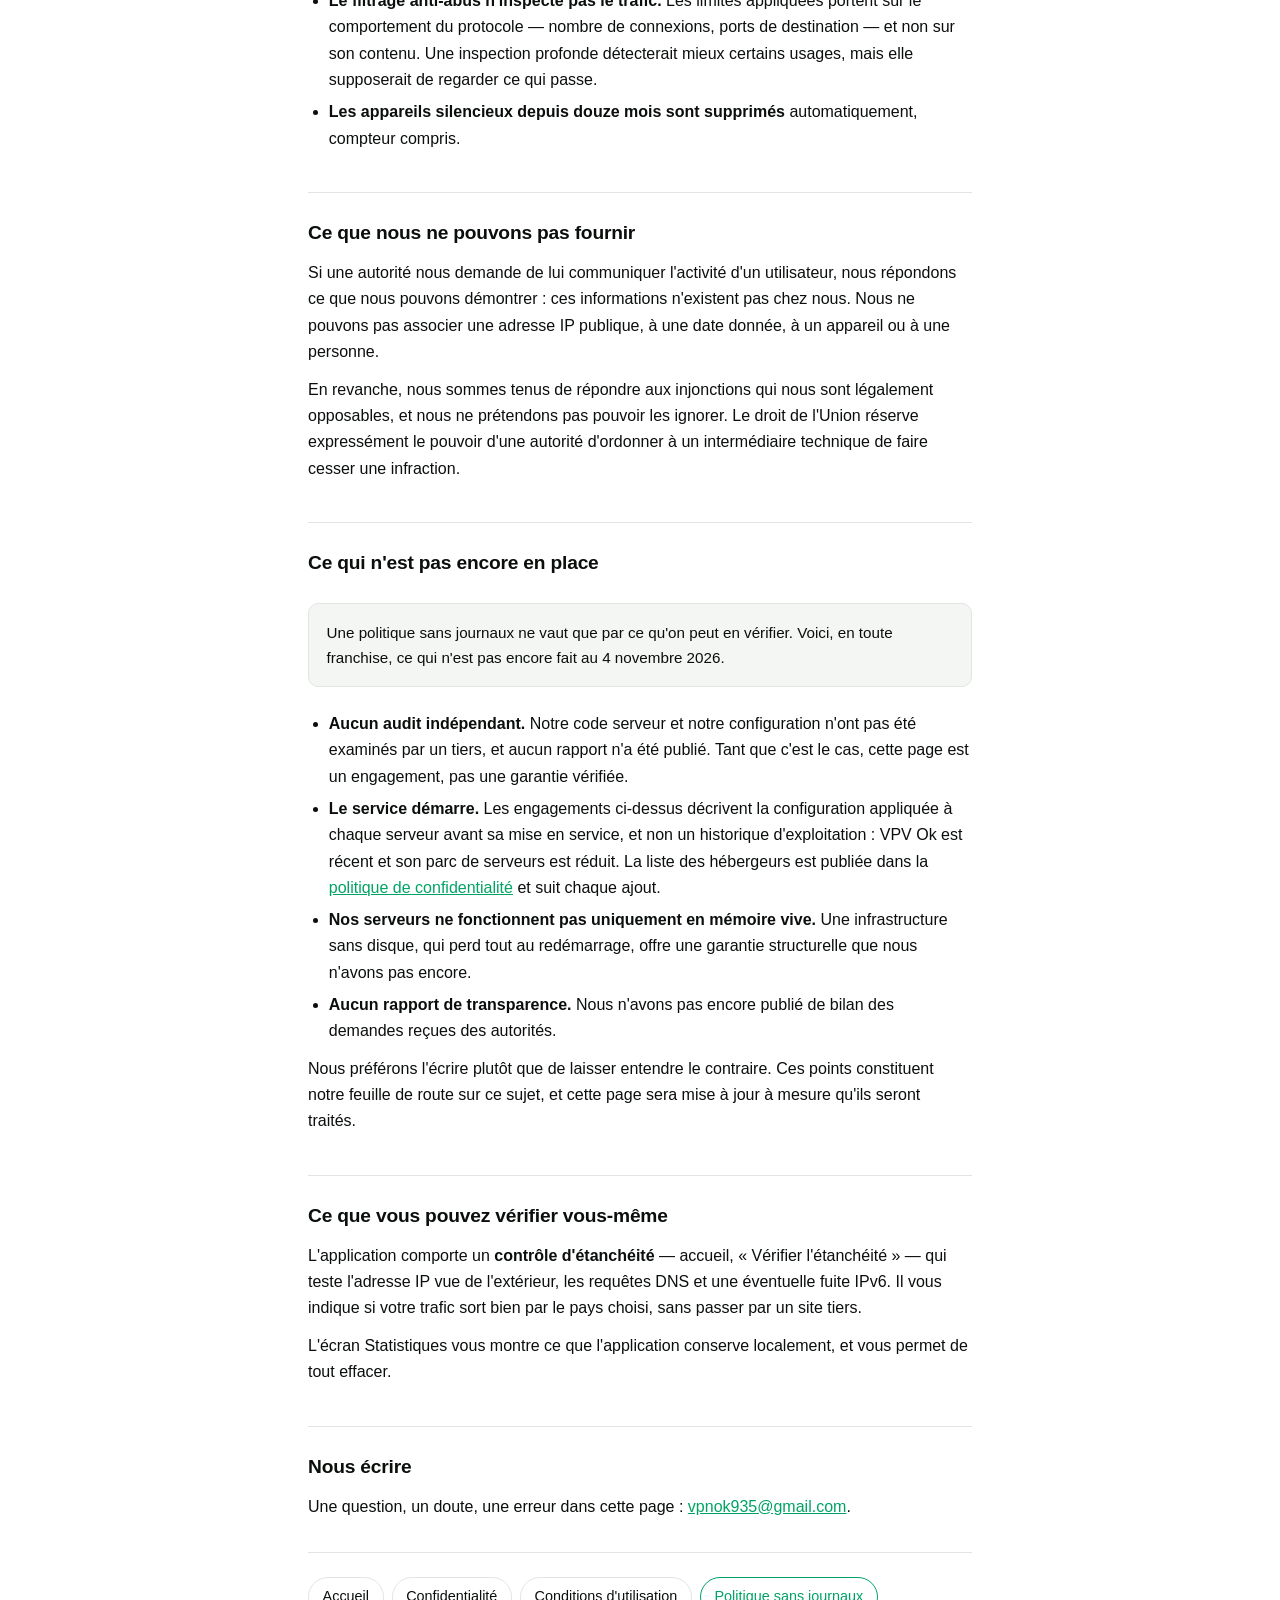
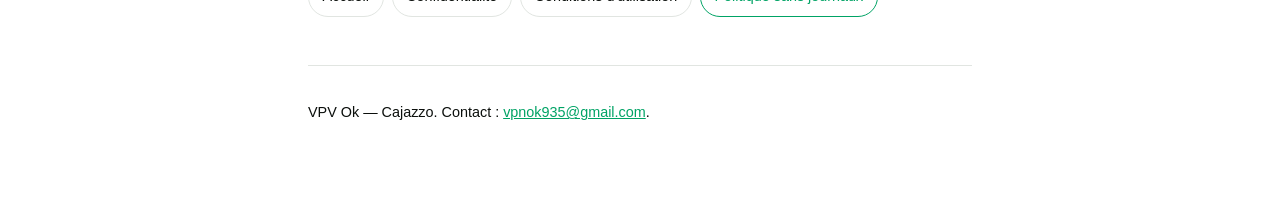
<file: sans-journaux.html>
<!doctype html>
<html lang="fr">
<head>
<meta charset="utf-8">
<meta name="viewport" content="width=device-width, initial-scale=1">
<title>Politique sans journaux — VPV Ok</title>
<link rel="stylesheet" href="style.css">
</head>
<body>
<div class="wrap">

<header>
<a class="brand" href="./index.html">
  <svg width="22" height="22" viewBox="0 0 32 32" aria-hidden="true">
    <path d="M16 .6 30.1 6.4v10.2c0 8.3-6.4 13.5-14.1 15.1C8.3 30.1 1.9 24.9 1.9 16.6V6.4z" fill="#00c47a"/>
    <path d="M9.9 15.7 14.4 20.2 22.4 11.5" fill="none" stroke="#042017" stroke-width="3.2" stroke-linecap="round" stroke-linejoin="round"/>
  </svg>
  <span>VPV <span class="ok">Ok</span></span>
</a>
<h1>Politique sans journaux</h1>
<p class="updated">Dernière mise à jour : 4 novembre 2026</p>
</header>

<p>Beaucoup de services affirment ne rien journaliser. L'expression ne veut
rien dire tant qu'on ne précise pas ce qui n'est pas écrit, ce qui l'est
malgré tout, et comment on peut le vérifier. Cette page s'y emploie.</p>

<h2>Ce qui n'est jamais écrit</h2>

<p>Nos serveurs n'enregistrent à aucun moment :</p>

<ul>
<li><strong>les sites que vous visitez</strong>, les adresses que vous
joignez, les ports que vous utilisez ;</li>
<li><strong>vos requêtes DNS</strong> — notre résolveur fonctionne avec la
journalisation désactivée ;</li>
<li><strong>votre adresse IP d'origine</strong> ;</li>
<li><strong>l'horodatage de vos connexions</strong> et déconnexions, une
fois la session terminée ;</li>
<li><strong>le contenu de vos communications</strong>, que nous ne pouvons
de toute façon pas lire.</li>
</ul>

<p>La formulation compte : ces informations ne sont pas « effacées
rapidement », elles ne sont pour l'essentiel jamais écrites. Un fichier
qu'on n'ouvre pas ne peut être ni saisi, ni volé, ni communiqué par erreur.</p>

<h2>Ce qui est écrit, et pourquoi</h2>

<p>Nous serions malhonnêtes en affirmant ne rien conserver. Trois choses le
sont, chacune pour une raison précise.</p>

<h3>Le volume consommé dans le mois</h3>

<p>Le socle gratuit est limité à 10 Go par mois civil. Appliquer cette
limite suppose de compter, et de rattacher ce compte à un appareil. Nous
conservons donc, par clé publique d'appareil, un total d'octets et le mois
en cours — rien de plus. Pas la liste des sessions, pas leurs horaires, pas
leurs destinations.</p>

<p>Le total repart à zéro à chaque changement de mois.</p>

<h3>L'état de l'abonnement</h3>

<p>Pour ouvrir les emplacements VPV Ok+ à ceux qui les ont payés, nous
conservons le produit souscrit, sa date d'échéance et l'identifiant de
transaction de la boutique.</p>

<h3>Les sessions en cours</h3>

<p>Tant qu'un tunnel est ouvert, le serveur doit savoir quelle adresse il
vous a attribuée, sans quoi vos paquets n'arriveraient nulle part. Cette
information existe pendant la connexion et <strong>la ligne est supprimée à
la fermeture</strong>. Il n'en reste aucun historique.</p>

<h2>Comment c'est tenu, techniquement</h2>

<p>Une politique n'a de valeur que si l'architecture la rend difficile à
enfreindre par inadvertance.</p>

<ul>
<li><strong>La table des sessions ne contient que des sessions ouvertes.</strong>
Il n'existe pas de table d'historique où des données pourraient
s'accumuler : la ligne est détruite à la fermeture du tunnel.</li>
<li><strong>Le journal applicatif nomme les serveurs et les routes, jamais
les appelants.</strong> Aucune adresse IP ni clé d'appareil n'y figure.</li>
<li><strong>Le filtrage anti-abus n'inspecte pas le trafic.</strong> Les
limites appliquées portent sur le comportement du protocole — nombre de
connexions, ports de destination — et non sur son contenu. Une inspection
profonde détecterait mieux certains usages, mais elle supposerait de
regarder ce qui passe.</li>
<li><strong>Les appareils silencieux depuis douze mois sont supprimés</strong>
automatiquement, compteur compris.</li>
</ul>

<h2>Ce que nous ne pouvons pas fournir</h2>

<p>Si une autorité nous demande de lui communiquer l'activité d'un
utilisateur, nous répondons ce que nous pouvons démontrer : ces informations
n'existent pas chez nous. Nous ne pouvons pas associer une adresse IP
publique, à une date donnée, à un appareil ou à une personne.</p>

<p>En revanche, nous sommes tenus de répondre aux injonctions qui nous sont
légalement opposables, et nous ne prétendons pas pouvoir les ignorer. Le
droit de l'Union réserve expressément le pouvoir d'une autorité d'ordonner à
un intermédiaire technique de faire cesser une infraction.</p>

<h2>Ce qui n'est pas encore en place</h2>

<div class="callout">
<p>Une politique sans journaux ne vaut que par ce qu'on peut en vérifier.
Voici, en toute franchise, ce qui n'est pas encore fait au 4 novembre 2026.</p>
</div>

<ul>
<li><strong>Aucun audit indépendant.</strong> Notre code serveur et notre
configuration n'ont pas été examinés par un tiers, et aucun rapport n'a été
publié. Tant que c'est le cas, cette page est un engagement, pas une
garantie vérifiée.</li>
<li><strong>Le service démarre.</strong> Les engagements ci-dessus décrivent
la configuration appliquée à chaque serveur avant sa mise en service, et non
un historique d'exploitation : VPV Ok est récent et son parc de serveurs est
réduit. La liste des hébergeurs est publiée dans la
<a href="confidentialite.html">politique de confidentialité</a> et suit
chaque ajout.</li>
<li><strong>Nos serveurs ne fonctionnent pas uniquement en mémoire vive.</strong>
Une infrastructure sans disque, qui perd tout au redémarrage, offre une
garantie structurelle que nous n'avons pas encore.</li>
<li><strong>Aucun rapport de transparence.</strong> Nous n'avons pas encore
publié de bilan des demandes reçues des autorités.</li>
</ul>

<p>Nous préférons l'écrire plutôt que de laisser entendre le contraire. Ces
points constituent notre feuille de route sur ce sujet, et cette page sera
mise à jour à mesure qu'ils seront traités.</p>

<h2>Ce que vous pouvez vérifier vous-même</h2>

<p>L'application comporte un <strong>contrôle d'étanchéité</strong> —
accueil, « Vérifier l'étanchéité » — qui teste l'adresse IP vue de
l'extérieur, les requêtes DNS et une éventuelle fuite IPv6. Il vous indique
si votre trafic sort bien par le pays choisi, sans passer par un site
tiers.</p>

<p>L'écran Statistiques vous montre ce que l'application conserve localement,
et vous permet de tout effacer.</p>

<h2>Nous écrire</h2>

<p>Une question, un doute, une erreur dans cette page :
<a href="mailto:vpnok935@gmail.com">vpnok935@gmail.com</a>.</p>

<nav class="pages">
  <a href="index.html">Accueil</a>
  <a href="confidentialite.html">Confidentialité</a>
  <a href="conditions.html">Conditions d'utilisation</a>
  <a href="sans-journaux.html" aria-current="page">Politique sans journaux</a>
</nav>

<footer>
<p>VPV Ok — Cajazzo. Contact :
<a href="mailto:vpnok935@gmail.com">vpnok935@gmail.com</a>.</p>
</footer>

</div>
</body>
</html>
</file>
<file: style.css>
/* Pages légales VPV Ok — même palette que l'app : blanc, noir, gris, vert. */

:root {
  --bg: #ffffff;
  --fg: #0b0f0c;
  --fg-dim: #5c635d;
  --line: #e1e5e1;
  --surface: #f4f6f4;
  --accent: #00a365;
  --sans: -apple-system, BlinkMacSystemFont, "Segoe UI", Roboto,
          "Helvetica Neue", Arial, sans-serif;
}

@media (prefers-color-scheme: dark) {
  :root {
    --bg: #0a0a0a;
    --fg: #f4f6f4;
    --fg-dim: #9ba09c;
    --line: #2c2f2c;
    --surface: #161716;
    --accent: #00e08a;
    color-scheme: dark;
  }
}

* { box-sizing: border-box; }

body {
  margin: 0;
  background: var(--bg);
  color: var(--fg);
  font: 16px/1.65 var(--sans);
  -webkit-text-size-adjust: 100%;
}

.wrap {
  max-width: 44rem;
  margin: 0 auto;
  padding: 2.5rem 1.25rem 5rem;
}

header { margin-bottom: 2.5rem; }

.brand {
  display: inline-flex;
  align-items: center;
  gap: .55rem;
  text-decoration: none;
  color: inherit;
  font-weight: 800;
  font-size: 1.05rem;
  letter-spacing: -.02em;
}
.brand .ok { color: var(--accent); }
.brand svg { display: block; }

h1 {
  font-size: clamp(1.7rem, 5vw, 2.3rem);
  line-height: 1.15;
  letter-spacing: -.025em;
  margin: 1.5rem 0 .4rem;
}

.updated {
  color: var(--fg-dim);
  font-size: .9rem;
  margin: 0;
}

h2 {
  font-size: 1.2rem;
  letter-spacing: -.01em;
  margin: 2.5rem 0 .6rem;
  padding-top: 1.5rem;
  border-top: 1px solid var(--line);
}

h3 {
  font-size: 1rem;
  margin: 1.5rem 0 .4rem;
}

p, li { color: var(--fg); }
p { margin: .7rem 0; }
ul, ol { padding-left: 1.3rem; margin: .7rem 0; }
li { margin: .35rem 0; }

a { color: var(--accent); }

strong { font-weight: 600; }

code {
  font-family: ui-monospace, SFMono-Regular, Menlo, monospace;
  font-size: .9em;
  background: var(--surface);
  padding: .1em .35em;
  border-radius: 4px;
}

table {
  width: 100%;
  border-collapse: collapse;
  margin: 1.2rem 0;
  font-size: .95rem;
}
th, td {
  text-align: left;
  padding: .6rem .5rem;
  border-bottom: 1px solid var(--line);
  vertical-align: top;
}
th {
  font-size: .78rem;
  text-transform: uppercase;
  letter-spacing: .06em;
  color: var(--fg-dim);
  font-weight: 600;
}

.callout {
  background: var(--surface);
  border: 1px solid var(--line);
  border-radius: 10px;
  padding: 1rem 1.1rem;
  margin: 1.5rem 0;
  font-size: .95rem;
}
.callout p:first-child { margin-top: 0; }
.callout p:last-child { margin-bottom: 0; }

.todo {
  border-color: var(--accent);
  background: color-mix(in srgb, var(--accent) 9%, transparent);
}

nav.pages {
  display: flex;
  flex-wrap: wrap;
  gap: .5rem;
  margin: 2rem 0 0;
  padding-top: 1.5rem;
  border-top: 1px solid var(--line);
}
nav.pages a {
  text-decoration: none;
  border: 1px solid var(--line);
  border-radius: 999px;
  padding: .45rem .85rem;
  font-size: .9rem;
  color: var(--fg);
}
nav.pages a:hover { border-color: var(--accent); color: var(--accent); }
nav.pages a[aria-current] {
  border-color: var(--accent);
  color: var(--accent);
}

footer {
  margin-top: 3rem;
  padding-top: 1.5rem;
  border-top: 1px solid var(--line);
  color: var(--fg-dim);
  font-size: .9rem;
}

@media print {
  nav.pages, .todo { display: none; }
  body { font-size: 11pt; }
  a { color: inherit; text-decoration: underline; }
}
</file>
